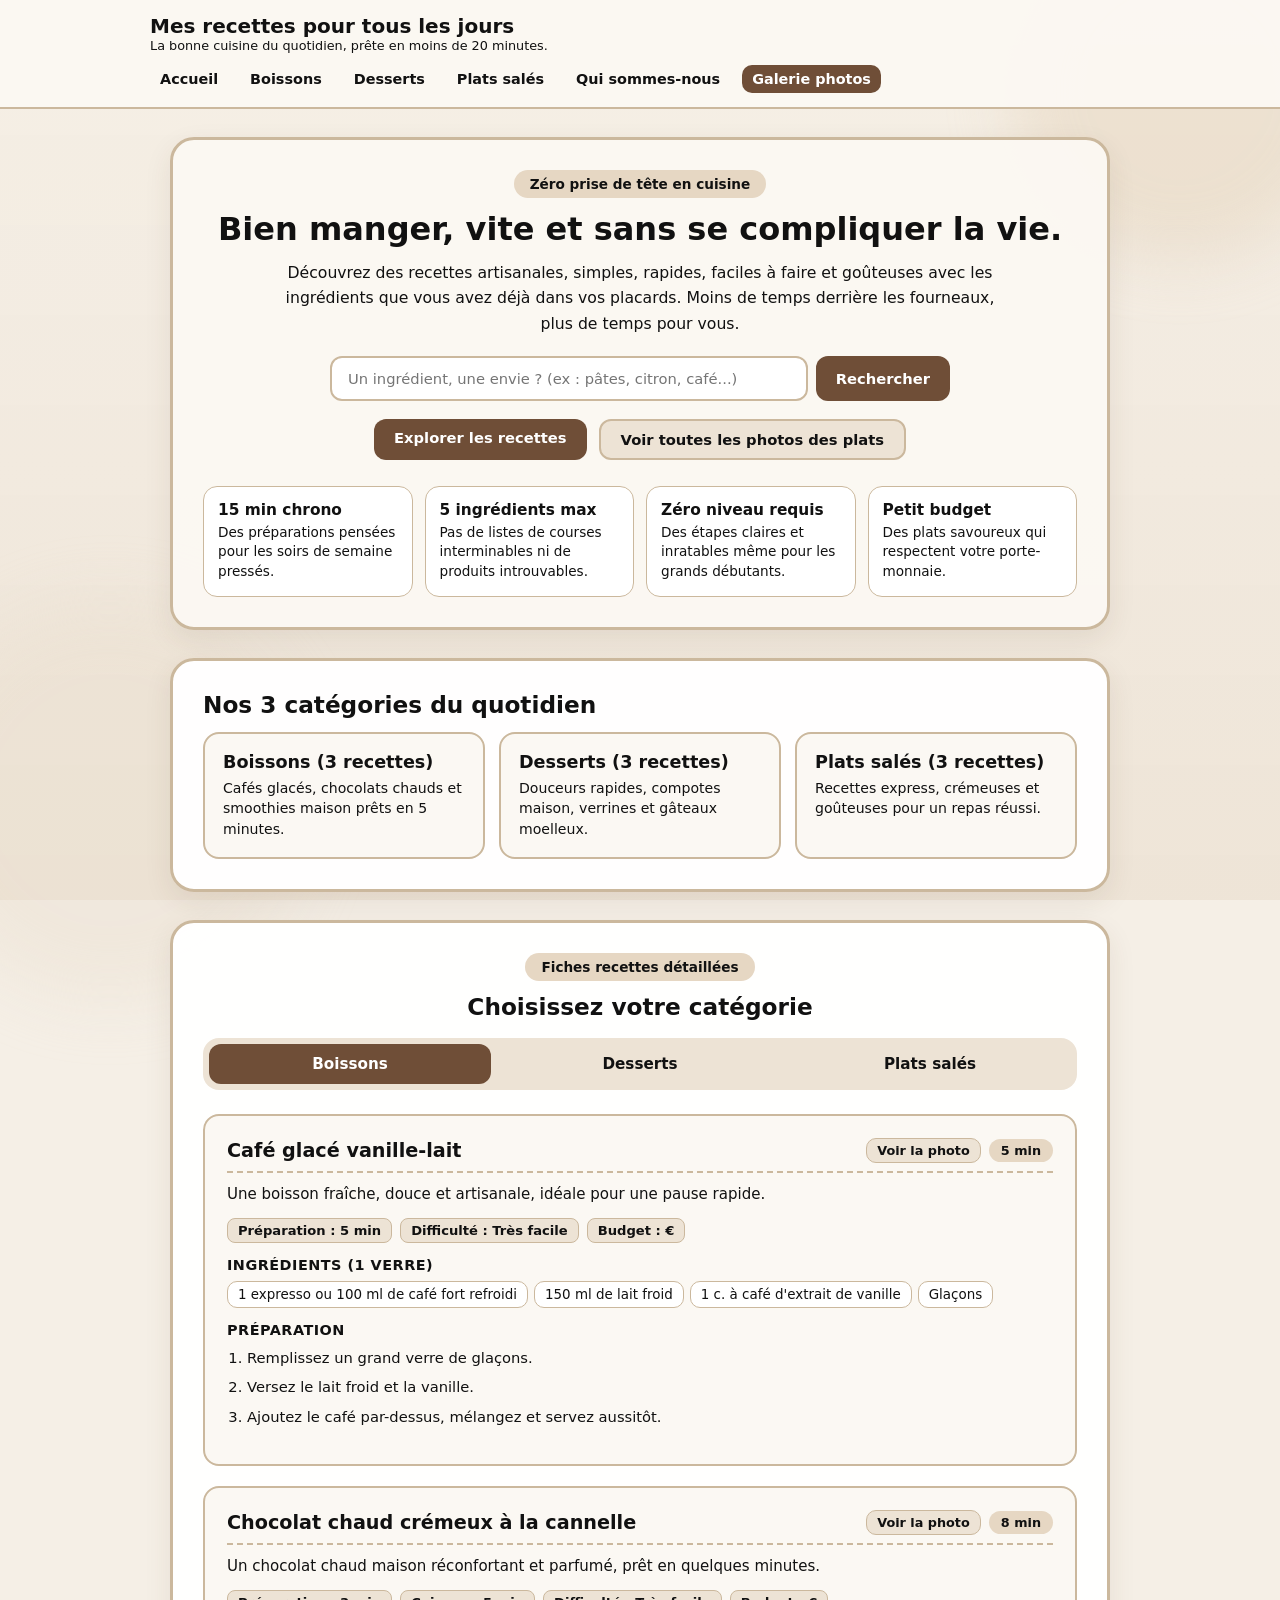
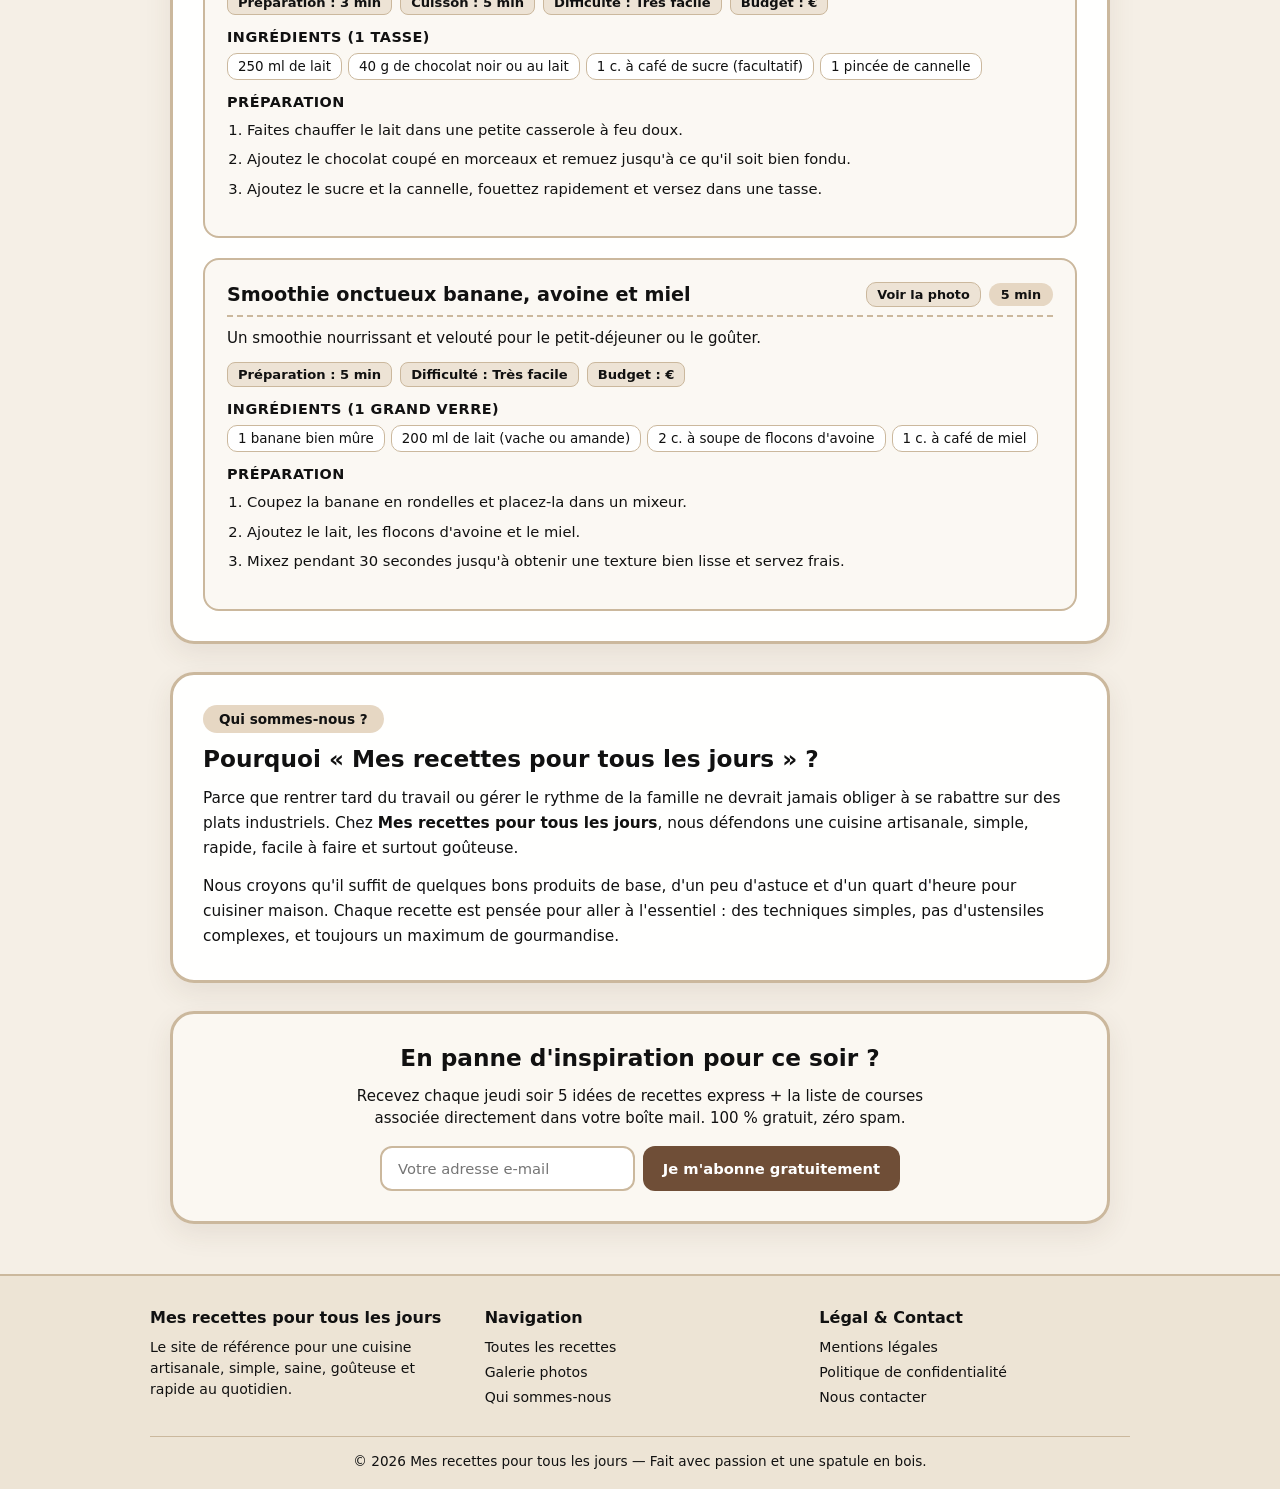
<file: index.html>
<!DOCTYPE html>
<html lang="fr">
<head>
    <meta charset="UTF-8">
    <meta name="viewport" content="width=device-width, initial-scale=1.0">
    <title>Mes recettes pour tous les jours</title>
    <link rel="stylesheet" href="style.css">
</head>
<body>

    <div class="shape shape-1"></div>
    <div class="shape shape-2"></div>

    <nav class="top-navbar">
        <div class="nav-container">
            <a href="#accueil" class="brand">
                <span class="brand-name">Mes recettes pour tous les jours</span>
                <span class="brand-slogan">La bonne cuisine du quotidien, prête en moins de 20 minutes.</span>
            </a>
            <div class="top-links">
                <a href="#accueil">Accueil</a>
                <a href="#recettes">Boissons</a>
                <a href="#recettes">Desserts</a>
                <a href="#recettes">Plats salés</a>
                <a href="#qui-sommes-nous">Qui sommes-nous</a>
                <a href="galerie.html" class="nav-pill">Galerie photos</a>
            </div>
        </div>
    </nav>

    <main class="page-wrapper">

        <!-- 1. PAGE DE COUVERTURE -->
        <section id="accueil" class="hero-card">
            <div class="hero-tag">Zéro prise de tête en cuisine</div>
            <h1>Bien manger, vite et sans se compliquer la vie.</h1>
            <p class="hero-subtitle">
                Découvrez des recettes artisanales, simples, rapides, faciles à faire et goûteuses avec les ingrédients que vous avez déjà dans vos placards. Moins de temps derrière les fourneaux, plus de temps pour vous.
            </p>

            <form class="search-box" action="#recettes">
                <input type="text" placeholder="Un ingrédient, une envie ? (ex : pâtes, citron, café...)">
                <button type="submit">Rechercher</button>
            </form>

            <div class="hero-actions">
                <a href="#recettes" class="btn-primary">Explorer les recettes</a>
                <a href="galerie.html" class="btn-secondary">Voir toutes les photos des plats</a>
            </div>

            <div class="reassurance-grid">
                <div class="reassurance-item">
                    <strong>15 min chrono</strong>
                    <span>Des préparations pensées pour les soirs de semaine pressés.</span>
                </div>
                <div class="reassurance-item">
                    <strong>5 ingrédients max</strong>
                    <span>Pas de listes de courses interminables ni de produits introuvables.</span>
                </div>
                <div class="reassurance-item">
                    <strong>Zéro niveau requis</strong>
                    <span>Des étapes claires et inratables même pour les grands débutants.</span>
                </div>
                <div class="reassurance-item">
                    <strong>Petit budget</strong>
                    <span>Des plats savoureux qui respectent votre porte-monnaie.</span>
                </div>
            </div>
        </section>

        <!-- 2. ACCÈS RAPIDE AUXkjlh3 CATÉGORIES -->
        <section class="quick-categories">
            <h2>Nos 3 catégories du quotidien</h2>
            <div class="cat-cards">
                <a href="#recettes" class="cat-card">
                    <h3>Boissons (3 recettes)</h3>
                    <p>Cafés glacés, chocolats chauds et smoothies maison prêts en 5 minutes.</p>
                </a>
                <a href="#recettes" class="cat-card">
                    <h3>Desserts (3 recettes)</h3>
                    <p>Douceurs rapides, compotes maison, verrines et gâteaux moelleux.</p>
                </a>
                <a href="#recettes" class="cat-card">
                    <h3>Plats salés (3 recettes)</h3>
                    <p>Recettes express, crémeuses et goûteuses pour un repas réussi.</p>
                </a>
            </div>
        </section>

        <!-- 3. LES RECETTES PAR CATÉGORIE -->
        <section id="recettes" class="main-card">
            <div class="section-intro">
                <div class="logo-badge">Fiches recettes détaillées</div>
                <h2>Choisissez votre catégorie</h2>
            </div>

            <input type="radio" id="tab-boissons" name="tab-group" checked>
            <input type="radio" id="tab-desserts" name="tab-group">
            <input type="radio" id="tab-sales" name="tab-group">

            <div class="nav-tabs">
                <label for="tab-boissons" class="tab-button">Boissons</label>
                <label for="tab-desserts" class="tab-button">Desserts</label>
                <label for="tab-sales" class="tab-button">Plats salés</label>
            </div>

            <div class="tab-content-container">

                <!-- CATÉGORIE 1 : BOISSONS -->
                <div class="content content-boissons">
                    <div id="recette-cafe-glace" class="recipe-card">
                        <div class="recipe-header">
                            <h3>Café glacé vanille-lait</h3>
                            <div class="header-actions">
                                <a href="galerie.html#img-cafe" class="photo-link">Voir la photo</a>
                                <span class="badge">5 min</span>
                            </div>
                        </div>
                        <p class="recipe-desc">Une boisson fraîche, douce et artisanale, idéale pour une pause rapide.</p>
                        <div class="recipe-meta">
                            <span>Préparation : 5 min</span>
                            <span>Difficulté : Très facile</span>
                            <span>Budget : €</span>
                        </div>
                        <div class="recipe-section">
                            <h4>Ingrédients (1 verre)</h4>
                            <div class="ingredients">
                                <span class="tag">1 expresso ou 100 ml de café fort refroidi</span>
                                <span class="tag">150 ml de lait froid</span>
                                <span class="tag">1 c. à café d'extrait de vanille</span>
                                <span class="tag">Glaçons</span>
                            </div>
                        </div>
                        <div class="recipe-section">
                            <h4>Préparation</h4>
                            <ol class="instructions">
                                <li>Remplissez un grand verre de glaçons.</li>
                                <li>Versez le lait froid et la vanille.</li>
                                <li>Ajoutez le café par-dessus, mélangez et servez aussitôt.</li>
                            </ol>
                        </div>
                    </div>

                    <div id="recette-chocolat-chaud" class="recipe-card">
                        <div class="recipe-header">
                            <h3>Chocolat chaud crémeux à la cannelle</h3>
                            <div class="header-actions">
                                <a href="galerie.html#img-chocolat" class="photo-link">Voir la photo</a>
                                <span class="badge">8 min</span>
                            </div>
                        </div>
                        <p class="recipe-desc">Un chocolat chaud maison réconfortant et parfumé, prêt en quelques minutes.</p>
                        <div class="recipe-meta">
                            <span>Préparation : 3 min</span>
                            <span>Cuisson : 5 min</span>
                            <span>Difficulté : Très facile</span>
                            <span>Budget : €</span>
                        </div>
                        <div class="recipe-section">
                            <h4>Ingrédients (1 tasse)</h4>
                            <div class="ingredients">
                                <span class="tag">250 ml de lait</span>
                                <span class="tag">40 g de chocolat noir ou au lait</span>
                                <span class="tag">1 c. à café de sucre (facultatif)</span>
                                <span class="tag">1 pincée de cannelle</span>
                            </div>
                        </div>
                        <div class="recipe-section">
                            <h4>Préparation</h4>
                            <ol class="instructions">
                                <li>Faites chauffer le lait dans une petite casserole à feu doux.</li>
                                <li>Ajoutez le chocolat coupé en morceaux et remuez jusqu'à ce qu'il soit bien fondu.</li>
                                <li>Ajoutez le sucre et la cannelle, fouettez rapidement et versez dans une tasse.</li>
                            </ol>
                        </div>
                    </div>

                    <div id="recette-smoothie-banane" class="recipe-card">
                        <div class="recipe-header">
                            <h3>Smoothie onctueux banane, avoine et miel</h3>
                            <div class="header-actions">
                                <a href="galerie.html#img-smoothie" class="photo-link">Voir la photo</a>
                                <span class="badge">5 min</span>
                            </div>
                        </div>
                        <p class="recipe-desc">Un smoothie nourrissant et velouté pour le petit-déjeuner ou le goûter.</p>
                        <div class="recipe-meta">
                            <span>Préparation : 5 min</span>
                            <span>Difficulté : Très facile</span>
                            <span>Budget : €</span>
                        </div>
                        <div class="recipe-section">
                            <h4>Ingrédients (1 grand verre)</h4>
                            <div class="ingredients">
                                <span class="tag">1 banane bien mûre</span>
                                <span class="tag">200 ml de lait (vache ou amande)</span>
                                <span class="tag">2 c. à soupe de flocons d'avoine</span>
                                <span class="tag">1 c. à café de miel</span>
                            </div>
                        </div>
                        <div class="recipe-section">
                            <h4>Préparation</h4>
                            <ol class="instructions">
                                <li>Coupez la banane en rondelles et placez-la dans un mixeur.</li>
                                <li>Ajoutez le lait, les flocons d'avoine et le miel.</li>
                                <li>Mixez pendant 30 secondes jusqu'à obtenir une texture bien lisse et servez frais.</li>
                            </ol>
                        </div>
                    </div>
                </div>

                <!-- CATÉGORIE 2 : DESSERTS -->
                <div class="content content-desserts">
                    <div id="recette-compote" class="recipe-card">
                        <div class="recipe-header">
                            <h3>Compote de pommes artisanale express</h3>
                            <div class="header-actions">
                                <a href="galerie.html#img-compote" class="photo-link">Voir la photo</a>
                                <span class="badge">15 min</span>
                            </div>
                        </div>
                        <p class="recipe-desc">Un dessert maison simple, léger et naturellement goûteux.</p>
                        <div class="recipe-meta">
                            <span>Préparation : 5 min</span>
                            <span>Cuisson : 10 min</span>
                            <span>Difficulté : Très facile</span>
                            <span>Budget : €</span>
                        </div>
                        <div class="recipe-section">
                            <h4>Ingrédients (2 bols)</h4>
                            <div class="ingredients">
                                <span class="tag">4 pommes</span>
                                <span class="tag">3 c. à soupe d'eau</span>
                                <span class="tag">1 c. à soupe de sucre ou miel</span>
                                <span class="tag">1/2 sachet de sucre vanillé</span>
                            </div>
                        </div>
                        <div class="recipe-section">
                            <h4>Préparation</h4>
                            <ol class="instructions">
                                <li>Épluchez les pommes, retirez le cœur et coupez-les en petits dés.</li>
                                <li>Mettez-les dans une casserole avec l'eau, le sucre et le sucre vanillé.</li>
                                <li>Couvrez et laissez cuire 10 à 12 minutes à feu doux en remuant, puis écrasez à la fourchette.</li>
                            </ol>
                        </div>
                    </div>

                    <div id="recette-gateau-yaourt" class="recipe-card">
                        <div class="recipe-header">
                            <h3>Gâteau fondant au yaourt</h3>
                            <div class="header-actions">
                                <a href="galerie.html#img-gateau" class="photo-link">Voir la photo</a>
                                <span class="badge">35 min</span>
                            </div>
                        </div>
                        <p class="recipe-desc">Le grand classique facile à mesurer avec un simple pot de yaourt.</p>
                        <div class="recipe-meta">
                            <span>Préparation : 10 min</span>
                            <span>Cuisson : 25 min</span>
                            <span>Difficulté : Très facile</span>
                            <span>Budget : €</span>
                        </div>
                        <div class="recipe-section">
                            <h4>Ingrédients (4 à 6 parts)</h4>
                            <div class="ingredients">
                                <span class="tag">1 pot de yaourt nature</span>
                                <span class="tag">2 pots de sucre</span>
                                <span class="tag">3 pots de farine</span>
                                <span class="tag">1/2 pot d'huile neutre</span>
                                <span class="tag">2 œufs</span>
                                <span class="tag">1/2 sachet de levure chimique</span>
                            </div>
                        </div>
                        <div class="recipe-section">
                            <h4>Préparation</h4>
                            <ol class="instructions">
                                <li>Préchauffez le four à 180°C et graissez un moule.</li>
                                <li>Mélangez le yaourt, les œufs et le sucre, puis incorporez l'huile, la farine et la levure.</li>
                                <li>Versez dans le moule et faites cuire environ 25 minutes jusqu'à ce que le gâteau soit doré.</li>
                            </ol>
                        </div>
                    </div>

                    <div id="recette-verrine-biscuit" class="recipe-card">
                        <div class="recipe-header">
                            <h3>Verrine crémeuse spéculoos et fromage blanc</h3>
                            <div class="header-actions">
                                <a href="galerie.html#img-verrine" class="photo-link">Voir la photo</a>
                                <span class="badge">5 min</span>
                            </div>
                        </div>
                        <p class="recipe-desc">Un dessert sans cuisson prêt en un clin d'œil, croquant et onctueux.</p>
                        <div class="recipe-meta">
                            <span>Préparation : 5 min</span>
                            <span>Cuisson : Aucune</span>
                            <span>Difficulté : Très facile</span>
                            <span>Budget : €</span>
                        </div>
                        <div class="recipe-section">
                            <h4>Ingrédients (2 verrines)</h4>
                            <div class="ingredients">
                                <span class="tag">200 g de fromage blanc ou yaourt grec</span>
                                <span class="tag">6 biscuits spéculoos</span>
                                <span class="tag">1 c. à soupe de miel ou sucre roux</span>
                                <span class="tag">1 pincée de vanille</span>
                            </div>
                        </div>
                        <div class="recipe-section">
                            <h4>Préparation</h4>
                            <ol class="instructions">
                                <li>Mélangez le fromage blanc avec le miel et la vanille.</li>
                                <li>Émiettez grossièrement les biscuits spéculoos.</li>
                                <li>Alternez une couche de biscuits et une couche de crème dans deux verres et dégustez frais.</li>
                            </ol>
                        </div>
                    </div>
                </div>

                <!-- CATÉGORIE 3 : PLATS SALÉS -->
                <div class="content content-sales">
                    <div id="recette-pates-citron" class="recipe-card">
                        <div class="recipe-header">
                            <h3>Pâtes crémeuses au citron, ail et parmesan</h3>
                            <div class="header-actions">
                                <a href="galerie.html#img-pates" class="photo-link">Voir la photo</a>
                                <span class="badge">15 min</span>
                            </div>
                        </div>
                        <p class="recipe-desc">Le plat réconfortant par excellence : onctueux, frais et prêt pendant que l'eau des pâtes bout.</p>
                        <div class="recipe-meta">
                            <span>Préparation : 5 min</span>
                            <span>Cuisson : 10 min</span>
                            <span>Difficulté : Très facile</span>
                            <span>Budget : € (Bon marché)</span>
                        </div>
                        <div class="recipe-section">
                            <h4>Ingrédients (pour 2 personnes)</h4>
                            <div class="ingredients">
                                <span class="tag">200 g de spaghetti ou linguine</span>
                                <span class="tag">1 citron jaune non traité (zeste + jus)</span>
                                <span class="tag">15 cl de crème liquide entière</span>
                                <span class="tag">40 g de parmesan râpé</span>
                                <span class="tag">1 gousse d'ail</span>
                                <span class="tag">1 filet d'huile d'olive, sel, poivre noir</span>
                            </div>
                        </div>
                        <div class="recipe-section">
                            <h4>Préparation</h4>
                            <ol class="instructions">
                                <li><strong>Cuire les pâtes :</strong> Faites bouillir un grand volume d'eau salée et plongez-y les pâtes selon le temps indiqué sur le paquet. Gardez une demi-louche d'eau de cuisson avant d'égoutter.</li>
                                <li><strong>Préparer la sauce :</strong> Pendant ce temps, faites revenir l'ail haché 1 minute dans une grande poêle avec l'huile d'olive à feu doux. Versez la crème, le zeste et le jus du citron. Laissez frémir 2 minutes.</li>
                                <li><strong>Assembler :</strong> Versez les pâtes égouttées directement dans la poêle avec le parmesan et l'eau de cuisson réservée. Mélangez vivement 1 minute pour lier la sauce. Servez aussitôt avec du poivre concassé.</li>
                            </ol>
                        </div>
                        <div class="recipe-tip">
                            <strong>L'astuce du chef :</strong> Ajoutez une poignée de jeunes pousses d'épinards juste avant de servir : elles fondent en 30 secondes dans la chaleur des pâtes pour un plat complet !
                        </div>
                    </div>

                    <div id="recette-omelette" class="recipe-card">
                        <div class="recipe-header">
                            <h3>Omelette dorée aux herbes et fromage</h3>
                            <div class="header-actions">
                                <a href="galerie.html#img-omelette" class="photo-link">Voir la photo</a>
                                <span class="badge">10 min</span>
                            </div>
                        </div>
                        <p class="recipe-desc">Une recette express, artisanale et économique, parfaite avec une salade verte.</p>
                        <div class="recipe-meta">
                            <span>Préparation : 4 min</span>
                            <span>Cuisson : 6 min</span>
                            <span>Difficulté : Très facile</span>
                            <span>Budget : €</span>
                        </div>
                        <div class="recipe-section">
                            <h4>Ingrédients (1 à 2 personnes)</h4>
                            <div class="ingredients">
                                <span class="tag">3 œufs</span>
                                <span class="tag">40 g de fromage râpé ou en dés</span>
                                <span class="tag">1 noisette de beurre</span>
                                <span class="tag">Persil ou ciboulette</span>
                                <span class="tag">Sel et poivre</span>
                            </div>
                        </div>
                        <div class="recipe-section">
                            <h4>Préparation</h4>
                            <ol class="instructions">
                                <li>Battez les œufs dans un bol avec le sel, le poivre et les herbes ciselées.</li>
                                <li>Faites fondre le beurre dans une poêle à feu moyen, puis versez les œufs battus.</li>
                                <li>Parsemez de fromage quand le dessus est encore légèrement moelleux, pliez l'omelette en deux et servez aussitôt.</li>
                            </ol>
                        </div>
                    </div>

                    <div id="recette-tartine" class="recipe-card">
                        <div class="recipe-header">
                            <h3>Tartine grillée chèvre chaud, miel et noix</h3>
                            <div class="header-actions">
                                <a href="galerie.html#img-tartine" class="photo-link">Voir la photo</a>
                                <span class="badge">10 min</span>
                            </div>
                        </div>
                        <p class="recipe-desc">Une tartine croustillante et généreuse, prête en quelques minutes au four ou au grille-pain.</p>
                        <div class="recipe-meta">
                            <span>Préparation : 4 min</span>
                            <span>Cuisson : 6 min</span>
                            <span>Difficulté : Très facile</span>
                            <span>Budget : €</span>
                        </div>
                        <div class="recipe-section">
                            <h4>Ingrédients (2 tartines)</h4>
                            <div class="ingredients">
                                <span class="tag">2 belles tranches de pain de campagne</span>
                                <span class="tag">4 rondelles de fromage de chèvre</span>
                                <span class="tag">2 c. à café de miel</span>
                                <span class="tag">Quelques cerneaux de noix</span>
                                <span class="tag">1 pincée de thym ou poivre</span>
                            </div>
                        </div>
                        <div class="recipe-section">
                            <h4>Préparation</h4>
                            <ol class="instructions">
                                <li>Déposez les rondelles de fromage de chèvre sur les tranches de pain de campagne.</li>
                                <li>Passez-les 5 à 6 minutes sous le gril du four jusqu'à ce que le fromage soit doré et fondant.</li>
                                <li>Ajoutez un filet de miel, les noix concassées et un tour de moulin à poivre avant de servir avec une salade.</li>
                            </ol>
                        </div>
                    </div>
                </div>

            </div>
        </section>

        <!-- 4. QUI SOMMES-NOUS -->
        <section id="qui-sommes-nous" class="about-card">
            <div class="logo-badge">Qui sommes-nous ?</div>
            <h2>Pourquoi « Mes recettes pour tous les jours » ?</h2>
            <p>
                Parce que rentrer tard du travail ou gérer le rythme de la famille ne devrait jamais obliger à se rabattre sur des plats industriels. Chez <strong>Mes recettes pour tous les jours</strong>, nous défendons une cuisine artisanale, simple, rapide, facile à faire et surtout goûteuse.
            </p>
            <p>
                Nous croyons qu'il suffit de quelques bons produits de base, d'un peu d'astuce et d'un quart d'heure pour cuisiner maison. Chaque recette est pensée pour aller à l'essentiel : des techniques simples, pas d'ustensiles complexes, et toujours un maximum de gourmandise.
            </p>
        </section>

        <!-- 5. NEWSLETTER -->
        <section class="newsletter-card">
            <h2>En panne d'inspiration pour ce soir ?</h2>
            <p>Recevez chaque jeudi soir 5 idées de recettes express + la liste de courses associée directement dans votre boîte mail. 100 % gratuit, zéro spam.</p>
            <form class="newsletter-form" action="#accueil">
                <input type="email" placeholder="Votre adresse e-mail" required>
                <button type="submit">Je m'abonne gratuitement</button>
            </form>
        </section>

    </main>

    <!-- 6. PIED DE PAGE -->
    <footer class="site-footer">
        <div class="footer-grid">
            <div class="footer-col">
                <h3>Mes recettes pour tous les jours</h3>
                <p>Le site de référence pour une cuisine artisanale, simple, saine, goûteuse et rapide au quotidien.</p>
            </div>
            <div class="footer-col">
                <h4>Navigation</h4>
                <ul>
                    <li><a href="#recettes">Toutes les recettes</a></li>
                    <li><a href="galerie.html">Galerie photos</a></li>
                    <li><a href="#qui-sommes-nous">Qui sommes-nous</a></li>
                </ul>
            </div>
            <div class="footer-col">
                <h4>Légal & Contact</h4>
                <ul>
                    <li><a href="#accueil">Mentions légales</a></li>
                    <li><a href="#accueil">Politique de confidentialité</a></li>
                    <li><a href="#accueil">Nous contacter</a></li>
                </ul>
            </div>
        </div>
        <div class="footer-bottom">
            © 2026 Mes recettes pour tous les jours — Fait avec passion et une spatule en bois.
        </div>
    </footer>

</body>
</html>
</file>
<file: style.css>
:root {
    --bg-nude: #f5efe6;
    --card-beige: #fbf8f3;
    --sand-soft: #ede3d5;
    --brown-border: #cbb89d;
    --brown-main: #6f4e37;
    --brown-dark: #4e3624;
    --nude-badge: #e6d7c3;
    --text-black: #111111;
    --white: #ffffff;
}

* {
    margin: 0;
    padding: 0;
    box-sizing: border-box;
    font-family: 'Segoe UI', system-ui, -apple-system, sans-serif;
}

html {
    scroll-behavior: smooth;
}

body {
    background-color: var(--bg-nude);
    color: var(--text-black);
    min-height: 100vh;
    position: relative;
    overflow-x: hidden;
}

body::before {
    content: "";
    position: fixed;
    inset: 0;
    background-image:
        linear-gradient(rgba(245, 239, 230, 0.84), rgba(237, 227, 213, 0.88)),
        url("https://images.unsplash.com/photo-1556910103-1c02745aae4d?w=1600&auto=format&fit=crop");
    background-size: cover;
    background-position: center;
    background-repeat: no-repeat;
    z-index: 0;
    pointer-events: none;
}

.shape {
    position: fixed;
    border-radius: 50%;
    z-index: 0;
    opacity: 0.35;
    filter: blur(32px);
    pointer-events: none;
}

.shape-1 {
    width: 340px;
    height: 340px;
    background-color: #dec9ad;
    top: -80px;
    right: -70px;
}

.shape-2 {
    width: 400px;
    height: 400px;
    background-color: #e8dccb;
    bottom: -100px;
    left: -90px;
}

.top-navbar {
    position: sticky;
    top: 0;
    z-index: 100;
    background-color: rgba(251, 248, 243, 0.96);
    border-bottom: 2px solid var(--brown-border);
    padding: 14px 20px;
}

.nav-container {
    max-width: 980px;
    margin: 0 auto;
    display: flex;
    flex-wrap: wrap;
    justify-content: space-between;
    align-items: center;
    gap: 12px;
}

.brand {
    text-decoration: none;
    color: var(--text-black);
    display: flex;
    flex-direction: column;
}

.brand-name {
    font-size: 1.25rem;
    font-weight: 800;
    color: var(--text-black);
}

.brand-slogan {
    font-size: 0.8rem;
    color: var(--text-black);
}

.top-links {
    display: flex;
    flex-wrap: wrap;
    align-items: center;
    gap: 12px;
}

.top-links a {
    text-decoration: none;
    color: var(--text-black);
    font-weight: 600;
    font-size: 0.9rem;
    padding: 6px 10px;
    border-radius: 10px;
    transition: background-color 0.2s ease;
}

.top-links a:hover {
    background-color: var(--sand-soft);
}

.top-links a.nav-pill {
    background-color: var(--brown-main);
    color: var(--white);
}

.top-links a.nav-pill:hover {
    background-color: var(--brown-dark);
}

.page-wrapper {
    position: relative;
    z-index: 1;
    max-width: 980px;
    margin: 0 auto;
    padding: 28px 20px 50px;
    display: flex;
    flex-direction: column;
    gap: 28px;
}

.hero-card,
.quick-categories,
.main-card,
.about-card,
.newsletter-card {
    background-color: rgba(255, 255, 255, 0.96);
    border: 3px solid var(--brown-border);
    border-radius: 24px;
    padding: 30px;
    box-shadow: 0 10px 28px rgba(78, 54, 36, 0.09);
}

.hero-card {
    background-color: rgba(251, 248, 243, 0.96);
    text-align: center;
}

.hero-tag,
.logo-badge {
    display: inline-block;
    background-color: var(--nude-badge);
    color: var(--text-black);
    font-weight: 700;
    padding: 6px 16px;
    border-radius: 20px;
    font-size: 0.85rem;
    margin-bottom: 12px;
}

.hero-card h1,
.section-intro h1 {
    font-size: 2rem;
    line-height: 1.2;
    margin-bottom: 12px;
    color: var(--text-black);
}

.hero-subtitle,
.subtitle {
    max-width: 720px;
    margin: 0 auto 20px;
    font-size: 0.98rem;
    line-height: 1.6;
    color: var(--text-black);
}

.search-box {
    max-width: 620px;
    margin: 0 auto 18px;
    display: flex;
    gap: 8px;
    flex-wrap: wrap;
}

.search-box input {
    flex: 1;
    min-width: 220px;
    padding: 12px 16px;
    border-radius: 12px;
    border: 2px solid var(--brown-border);
    background-color: var(--white);
    color: var(--text-black);
    font-size: 0.92rem;
}

.search-box button,
.newsletter-form button {
    padding: 12px 20px;
    border: none;
    border-radius: 12px;
    background-color: var(--brown-main);
    color: var(--white);
    font-weight: 700;
    cursor: pointer;
    font-size: 0.92rem;
    transition: background-color 0.2s ease;
}

.search-box button:hover,
.newsletter-form button:hover {
    background-color: var(--brown-dark);
}

.hero-actions {
    display: flex;
    justify-content: center;
    flex-wrap: wrap;
    gap: 12px;
    margin-bottom: 26px;
}

.btn-primary,
.btn-secondary {
    display: inline-block;
    text-decoration: none;
    padding: 10px 20px;
    border-radius: 12px;
    font-weight: 700;
    font-size: 0.92rem;
    transition: transform 0.2s ease, background-color 0.2s ease;
}

.btn-primary {
    background-color: var(--brown-main);
    color: var(--white);
}

.btn-primary:hover {
    background-color: var(--brown-dark);
    transform: translateY(-2px);
}

.btn-secondary {
    background-color: var(--sand-soft);
    color: var(--text-black);
    border: 2px solid var(--brown-border);
}

.btn-secondary:hover {
    background-color: var(--nude-badge);
    transform: translateY(-2px);
}

.reassurance-grid {
    display: grid;
    grid-template-columns: repeat(auto-fit, minmax(190px, 1fr));
    gap: 12px;
    text-align: left;
}

.reassurance-item {
    background-color: var(--white);
    border: 1.5px solid var(--brown-border);
    border-radius: 14px;
    padding: 14px;
    display: flex;
    flex-direction: column;
    gap: 4px;
}

.reassurance-item strong {
    font-size: 0.96rem;
    color: var(--text-black);
}

.reassurance-item span {
    font-size: 0.85rem;
    line-height: 1.45;
    color: var(--text-black);
}

.quick-categories h2,
.section-intro h2,
.about-card h2,
.newsletter-card h2 {
    font-size: 1.45rem;
    color: var(--text-black);
    margin-bottom: 14px;
}

.cat-cards {
    display: grid;
    grid-template-columns: repeat(auto-fit, minmax(220px, 1fr));
    gap: 14px;
}

.cat-card {
    text-decoration: none;
    color: var(--text-black);
    background-color: var(--card-beige);
    border: 2px solid var(--brown-border);
    border-radius: 16px;
    padding: 18px;
    transition: transform 0.2s ease, background-color 0.2s ease;
}

.cat-card:hover {
    background-color: var(--sand-soft);
    transform: translateY(-2px);
}

.cat-card h3 {
    font-size: 1.1rem;
    margin-bottom: 6px;
    color: var(--text-black);
}

.cat-card p {
    font-size: 0.88rem;
    line-height: 1.45;
    color: var(--text-black);
}

.section-intro {
    text-align: center;
    margin-bottom: 18px;
}

input[type="radio"] {
    display: none;
}

.nav-tabs {
    display: flex;
    gap: 8px;
    background-color: var(--sand-soft);
    padding: 6px;
    border-radius: 16px;
    margin-bottom: 24px;
}

.tab-button {
    flex: 1;
    text-align: center;
    padding: 11px 8px;
    font-weight: 700;
    color: var(--text-black);
    border-radius: 12px;
    cursor: pointer;
    transition: all 0.2s ease;
    font-size: 0.95rem;
}

.tab-button:hover {
    background-color: var(--nude-badge);
}

#tab-boissons:checked ~ .nav-tabs label[for="tab-boissons"],
#tab-desserts:checked ~ .nav-tabs label[for="tab-desserts"],
#tab-sales:checked ~ .nav-tabs label[for="tab-sales"] {
    background-color: var(--brown-main);
    color: var(--white);
}

.content {
    display: none;
    animation: fadeIn 0.3s ease-in-out;
}

@keyframes fadeIn {
    from { opacity: 0; transform: translateY(5px); }
    to { opacity: 1; transform: translateY(0); }
}

#tab-boissons:checked ~ .tab-content-container .content-boissons,
#tab-desserts:checked ~ .tab-content-container .content-desserts,
#tab-sales:checked ~ .tab-content-container .content-sales {
    display: block;
}

.recipe-card {
    background-color: var(--card-beige);
    border: 2px solid var(--brown-border);
    border-radius: 16px;
    padding: 22px;
    margin-bottom: 20px;
}

.recipe-card:last-child {
    margin-bottom: 0;
}

.recipe-header {
    display: flex;
    justify-content: space-between;
    align-items: center;
    flex-wrap: wrap;
    gap: 10px;
    margin-bottom: 10px;
    border-bottom: 2px dashed var(--brown-border);
    padding-bottom: 8px;
}

.recipe-header h3 {
    font-size: 1.2rem;
    color: var(--text-black);
}

.header-actions {
    display: flex;
    align-items: center;
    gap: 8px;
}

.photo-link {
    text-decoration: none;
    background-color: var(--sand-soft);
    border: 1px solid var(--brown-border);
    color: var(--text-black);
    font-size: 0.8rem;
    font-weight: 700;
    padding: 4px 10px;
    border-radius: 10px;
    transition: background-color 0.2s ease;
}

.photo-link:hover {
    background-color: var(--nude-badge);
}

.badge {
    background-color: var(--nude-badge);
    color: var(--text-black);
    font-weight: 700;
    font-size: 0.8rem;
    padding: 4px 12px;
    border-radius: 12px;
    white-space: nowrap;
}

.recipe-desc {
    color: var(--text-black);
    font-size: 0.94rem;
    line-height: 1.5;
    margin-bottom: 12px;
}

.recipe-meta {
    display: flex;
    flex-wrap: wrap;
    gap: 8px;
    margin-bottom: 14px;
}

.recipe-meta span {
    background-color: var(--sand-soft);
    border: 1px solid var(--brown-border);
    border-radius: 8px;
    padding: 4px 10px;
    font-size: 0.82rem;
    font-weight: 600;
    color: var(--text-black);
}

.recipe-section {
    margin-bottom: 14px;
}

.recipe-section h4 {
    font-size: 0.9rem;
    color: var(--text-black);
    margin-bottom: 8px;
    text-transform: uppercase;
    letter-spacing: 0.5px;
}

.ingredients {
    display: flex;
    flex-wrap: wrap;
    gap: 6px;
}

.tag {
    background-color: var(--white);
    border: 1px solid var(--brown-border);
    color: var(--text-black);
    font-size: 0.84rem;
    padding: 5px 10px;
    border-radius: 10px;
    font-weight: 500;
}

.instructions {
    padding-left: 20px;
    color: var(--text-black);
    font-size: 0.92rem;
    line-height: 1.6;
}

.instructions li {
    margin-bottom: 6px;
}

.recipe-tip {
    background-color: var(--sand-soft);
    border-left: 4px solid var(--brown-main);
    padding: 12px 14px;
    border-radius: 10px;
    font-size: 0.9rem;
    line-height: 1.5;
    color: var(--text-black);
}

.gallery-cat-title {
    font-size: 1.35rem;
    color: var(--text-black);
    margin: 26px 0 14px;
    padding-bottom: 6px;
    border-bottom: 2px solid var(--brown-border);
}

.gallery-cards-grid {
    display: grid;
    grid-template-columns: repeat(auto-fit, minmax(260px, 1fr));
    gap: 18px;
}

.photo-recipe-card {
    background-color: var(--card-beige);
    border: 2px solid var(--brown-border);
    border-radius: 18px;
    overflow: hidden;
    display: flex;
    flex-direction: column;
    transition: transform 0.2s ease, box-shadow 0.2s ease;
}

.photo-recipe-card:hover {
    transform: translateY(-3px);
    box-shadow: 0 10px 22px rgba(78, 54, 36, 0.12);
}

.photo-thumb {
    position: relative;
    display: block;
    width: 100%;
    height: 200px;
    overflow: hidden;
}

.photo-thumb img {
    width: 100%;
    height: 100%;
    object-fit: cover;
    display: block;
    transition: transform 0.35s ease;
}

.photo-recipe-card:hover .photo-thumb img {
    transform: scale(1.06);
}

.photo-time {
    position: absolute;
    top: 10px;
    right: 10px;
    background-color: var(--card-beige);
    border: 1.5px solid var(--brown-border);
    color: var(--text-black);
    font-size: 0.78rem;
    font-weight: 700;
    padding: 4px 10px;
    border-radius: 12px;
}

.photo-card-body {
    padding: 16px;
    display: flex;
    flex-direction: column;
    flex: 1;
}

.photo-cat {
    display: inline-block;
    align-self: flex-start;
    background-color: var(--nude-badge);
    color: var(--text-black);
    font-size: 0.75rem;
    font-weight: 700;
    padding: 3px 10px;
    border-radius: 10px;
    margin-bottom: 8px;
    text-transform: uppercase;
}

.photo-card-body h3 {
    font-size: 1.08rem;
    color: var(--text-black);
    margin-bottom: 6px;
}

.photo-card-body p {
    font-size: 0.88rem;
    line-height: 1.45;
    color: var(--text-black);
    margin-bottom: 14px;
    flex: 1;
}

.photo-card-actions {
    display: flex;
    gap: 8px;
}

.btn-zoom,
.btn-recipe-link {
    flex: 1;
    text-align: center;
    text-decoration: none;
    font-size: 0.84rem;
    font-weight: 700;
    padding: 8px 10px;
    border-radius: 10px;
    transition: background-color 0.2s ease;
}

.btn-zoom {
    background-color: var(--sand-soft);
    border: 1.5px solid var(--brown-border);
    color: var(--text-black);
}

.btn-zoom:hover {
    background-color: var(--nude-badge);
}

.btn-recipe-link {
    background-color: var(--brown-main);
    color: var(--white);
}

.btn-recipe-link:hover {
    background-color: var(--brown-dark);
}

.lightbox {
    display: none;
    position: fixed;
    top: 0;
    left: 0;
    width: 100%;
    height: 100%;
    background-color: rgba(30, 20, 12, 0.82);
    z-index: 1000;
    justify-content: center;
    align-items: center;
    padding: 20px;
}

.lightbox:target {
    display: flex;
}

.lightbox-content {
    background: var(--card-beige);
    padding: 20px;
    border-radius: 22px;
    max-width: 540px;
    width: 92%;
    text-align: center;
    border: 3px solid var(--brown-border);
}

.lightbox-content img {
    width: 100%;
    max-height: 360px;
    object-fit: cover;
    border-radius: 14px;
    margin-bottom: 12px;
}

.lightbox-content h3 {
    color: var(--text-black);
    font-size: 1.15rem;
    margin-bottom: 6px;
}

.lightbox-content p {
    color: var(--text-black);
    font-size: 0.9rem;
    margin-bottom: 14px;
}

.lightbox-close {
    position: absolute;
    top: 20px;
    right: 25px;
    color: var(--white);
    font-size: 2.5rem;
    text-decoration: none;
    font-weight: bold;
}

.about-card p {
    font-size: 0.96rem;
    line-height: 1.65;
    color: var(--text-black);
    margin-bottom: 12px;
}

.about-card p:last-child {
    margin-bottom: 0;
}

.newsletter-card {
    background-color: rgba(251, 248, 243, 0.96);
    text-align: center;
}

.newsletter-card p {
    max-width: 620px;
    margin: 0 auto 16px;
    font-size: 0.94rem;
    line-height: 1.5;
    color: var(--text-black);
}

.newsletter-form {
    max-width: 520px;
    margin: 0 auto;
    display: flex;
    flex-wrap: wrap;
    gap: 8px;
}

.newsletter-form input {
    flex: 1;
    min-width: 220px;
    padding: 12px 16px;
    border-radius: 12px;
    border: 2px solid var(--brown-border);
    background-color: var(--white);
    color: var(--text-black);
    font-size: 0.92rem;
}

.site-footer {
    position: relative;
    z-index: 1;
    background-color: rgba(237, 227, 213, 0.96);
    border-top: 2px solid var(--brown-border);
    padding: 32px 20px 20px;
    color: var(--text-black);
}

.footer-grid {
    max-width: 980px;
    margin: 0 auto 24px;
    display: grid;
    grid-template-columns: repeat(auto-fit, minmax(220px, 1fr));
    gap: 24px;
}

.footer-col h3,
.footer-col h4 {
    font-size: 1rem;
    margin-bottom: 10px;
    color: var(--text-black);
}

.footer-col p {
    font-size: 0.88rem;
    line-height: 1.5;
    color: var(--text-black);
}

.footer-col ul {
    list-style: none;
}

.footer-col li {
    margin-bottom: 6px;
}

.footer-col a {
    text-decoration: none;
    color: var(--text-black);
    font-size: 0.88rem;
}

.footer-col a:hover {
    text-decoration: underline;
}

.footer-bottom {
    max-width: 980px;
    margin: 0 auto;
    padding-top: 16px;
    border-top: 1px solid var(--brown-border);
    text-align: center;
    font-size: 0.85rem;
    color: var(--text-black);
}
</file>
